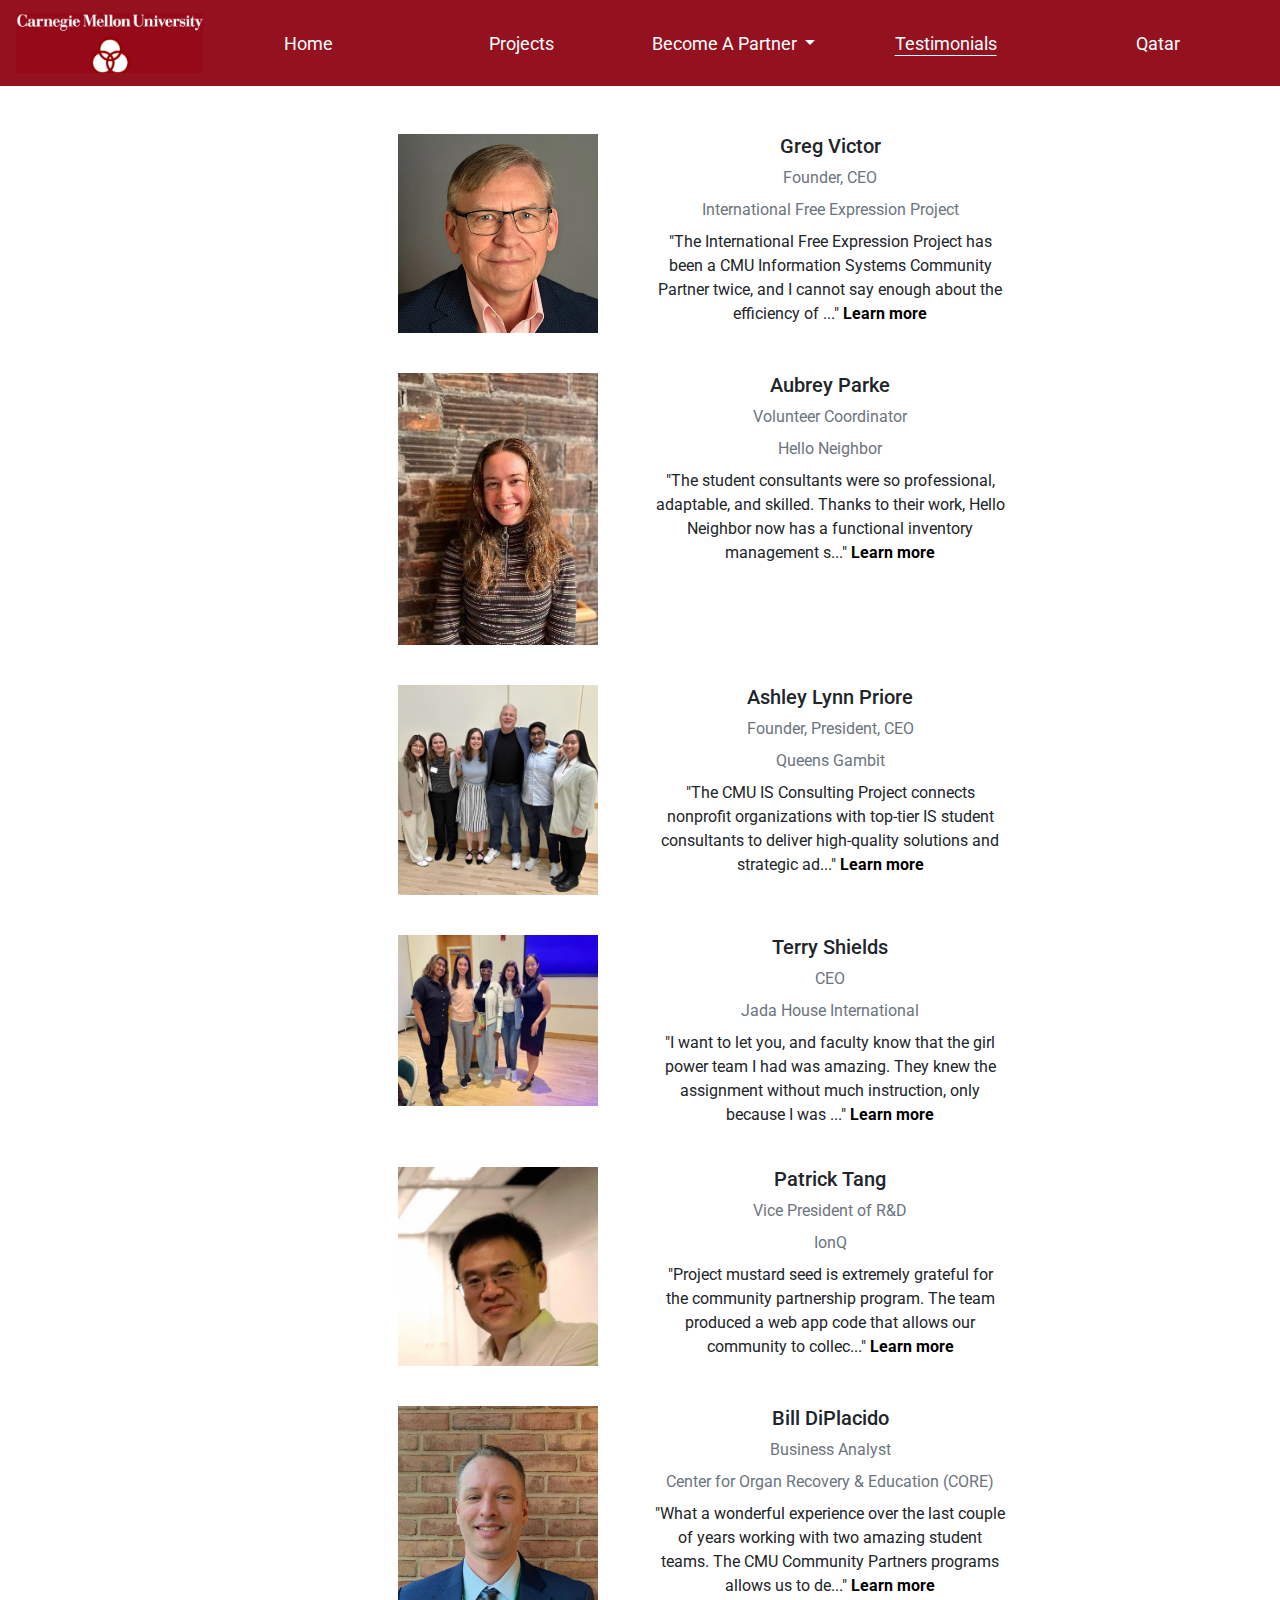
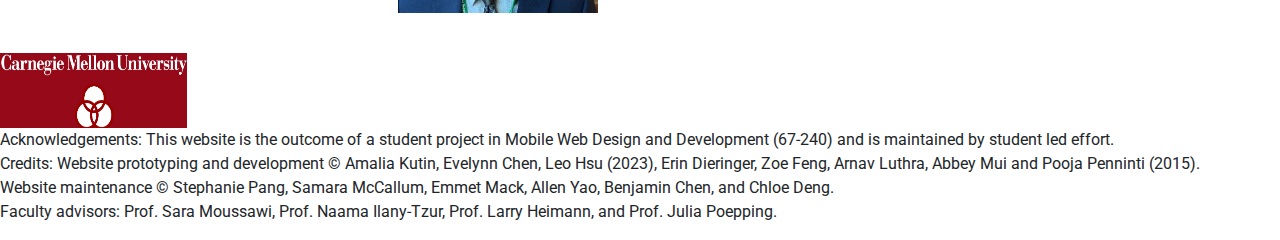
<file: testimonials-page/testimonials.html>
<!DOCTYPE html>
<html lang="en">

<head>
  <meta charset="UTF-8">
  <meta name="viewport" content="width=device-width, initial-scale=1.0">
  <link rel="stylesheet" href="https://stackpath.bootstrapcdn.com/bootstrap/4.5.2/css/bootstrap.min.css">
  <link rel="stylesheet" href="../tools/nav-bar/navStyles.css">
  <link rel="stylesheet" href="./testimonials.css" defer>
  <link rel="preconnect" href="https://fonts.googleapis.com">
  <link rel="preconnect" href="https://fonts.gstatic.com" crossorigin>
  <link
    href="https://fonts.googleapis.com/css2?family=Open+Sans:ital,wght@0,300;0,400;0,500;0,600;0,700;0,800;1,300;1,400;1,500;1,600;1,700;1,800&family=Roboto:ital,wght@0,100;0,300;0,400;0,500;0,700;0,900;1,100;1,300;1,400;1,500;1,700;1,900&display=swap"
    rel="stylesheet">
</head>

<body>
  <nav class="navbar sticky-top navbar-expand-lg navbar-light navbar-custom" style="background-color: #941120;">
    <a class="navbar-brand mr-auto" href="https://www.cmu.edu/information-systems/" target="_blank">
      <img src="../assets/redesignLogo.png" width="186.6" height="60" alt="CMU IS Logo" loading="lazy">
    </a>
    <button class="navbar-toggler custom-toggler" type="button" data-toggle="collapse"
      data-target="#navbarSupportedContent" aria-controls="navbarSupportedContent" aria-expanded="false"
      aria-label="Toggle navigation">
      <span class="navbar-toggler-icon"></span>
    </button>

    <div class="collapse navbar-collapse" id="navbarSupportedContent">
      <ul class="navbar-nav mr-auto nav-justified">
        <li class="nav-item">
          <a class="nav-link" href="../index.html">Home <span class="sr-only">(current)</span></a>
        </li>
        <li class="nav-item">
          <a class="nav-link" href="../projects-page/projects.html">Projects</a>
        </li>
        <li class="nav-item dropdown">
          <a class="nav-link dropdown-toggle" href="#" id="navbarDropdown" role="button" data-toggle="dropdown"
            aria-haspopup="true" aria-expanded="false">
            Become A Partner
          </a>
          <div class="dropdown-menu dropdown-menu-right" aria-labelledby="navbarDropdown">
            <a class="dropdown-item" target="_blank"
              href="https://airtable.com/appoZ4Oki9OwZgFuz/shrfdCoRYnlhz0Vbu">Consulting</a>
            <div class="dropdown-divider"></div>
            <a class="dropdown-item" href="https://www.cmu.edu/" target="_blank">Web Design</a>
          </div>
        </li>
        <li class="nav-item active">
          <a class="nav-link" href="#">Testimonials</a>
        </li>
        <li class="nav-item">
          <a class="nav-link" href="https://www.cmu.edu/" target="_blank">Qatar</a>
        </li>
      </ul>
    </div>
  </nav>


  <!-- MODALS -->
  <div class="container mt-5" id="testimonial-container"></div>


  <footer class="blog-footer">
    <a href="https://www.cmu.edu/information-systems/" target="_blank">
      <img src="../assets/redesignLogo.png" width="186.6" height="75" alt="CMU IS Logo"></a>
    <br>
    <p>Acknowledgements: This website is the outcome of a student project in Mobile Web Design and Development (67-240)
      and is maintained by student led effort. <br>
      Credits: Website prototyping and development © Amalia Kutin, Evelynn Chen, Leo Hsu (2023), Erin Dieringer, Zoe
      Feng, Arnav Luthra, Abbey Mui and Pooja Penninti (2015). <br>
      Website maintenance © Stephanie Pang, Samara McCallum, Emmet Mack, Allen Yao, Benjamin Chen, and Chloe Deng. <br>
      Faculty advisors: Prof. Sara Moussawi, Prof. Naama Ilany-Tzur, Prof. Larry Heimann, and Prof. Julia Poepping.</p>
  </footer>

  <script src="https://code.jquery.com/jquery-3.5.1.slim.min.js"></script>
  <script src="https://cdnjs.cloudflare.com/ajax/libs/popper.js/1.11.0/umd/popper.min.js"></script>
  <script src="https://stackpath.bootstrapcdn.com/bootstrap/4.5.2/js/bootstrap.min.js"></script>
  <script src="./testimonials.js" defer></script>

</body>

</html>
</file>
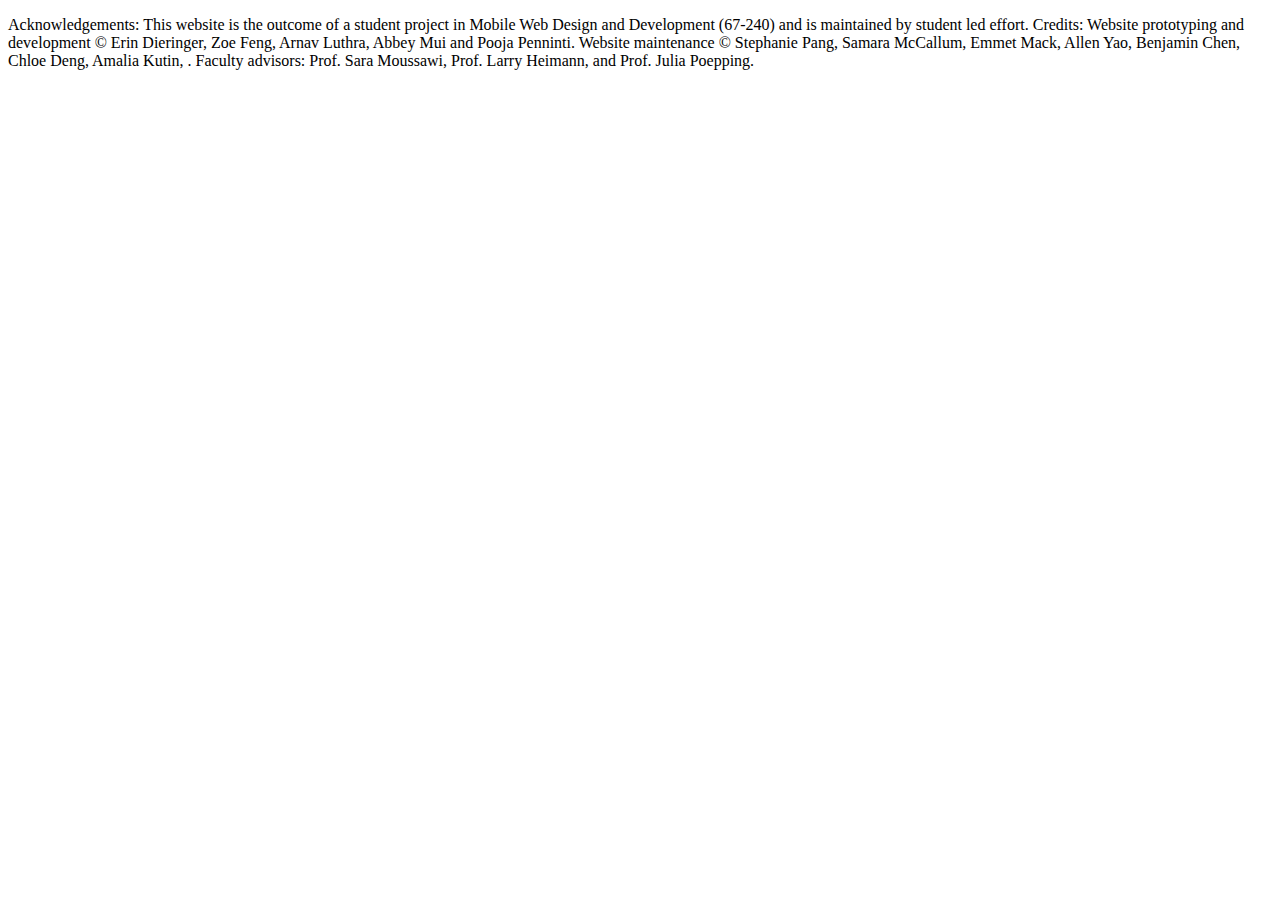
<file: tools/footer/footer.html>
<!DOCTYPE html>
<html lang="en">
<head>
    <meta charset="UTF-8">
    <meta name="viewport" content="width=device-width, initial-scale=1.0">
    <title>Document</title>
</head>
<body>
    <footer>
        <p>Acknowledgements: This website is the outcome of a student project in Mobile Web Design and Development (67-240) and is maintained by student led effort. Credits: Website prototyping and development © Erin Dieringer, Zoe Feng, Arnav Luthra, Abbey Mui and Pooja Penninti. Website maintenance © Stephanie Pang, Samara McCallum, Emmet Mack, Allen Yao, Benjamin Chen, Chloe Deng, Amalia Kutin, . Faculty advisors: Prof. Sara Moussawi, Prof. Larry Heimann, and Prof. Julia Poepping.</p>
    </footer>
</body>
</html>
</file>
<file: tools/nav-bar/navStyles.css>
.nav-link{
    color: white !important;
    font-size: large;
    font-weight: 400;
}

.nav-item.active {
    text-decoration: underline;
    text-decoration-color: white;
    text-underline-offset: 5px;
}

.navbar-nav.nav-justified {
    flex: 1;
    justify-content: space-between;
}

.navbar-custom{
    margin-bottom: 3%;
}

.custom-toggler {
    border-color: white !important;
}

.footer{
    background-color: #941120;
    margin-top: 3%;
}

.footer p,a{
    color: white;
    margin-left: auto;
    margin-right: auto;
}

.footer p {
    font-size: 75%;
}
</file>
<file: testimonials-page/testimonials.css>
.body {
  font-family: 'Open Sans', sans-serif !important;
  font-family: 'Roboto', sans-serif !important;
}

.learn-more-link {
    color: black;
    text-decoration: none;
  }

.learn-more-link:hover {
    color: #333; 
  }
</file>
